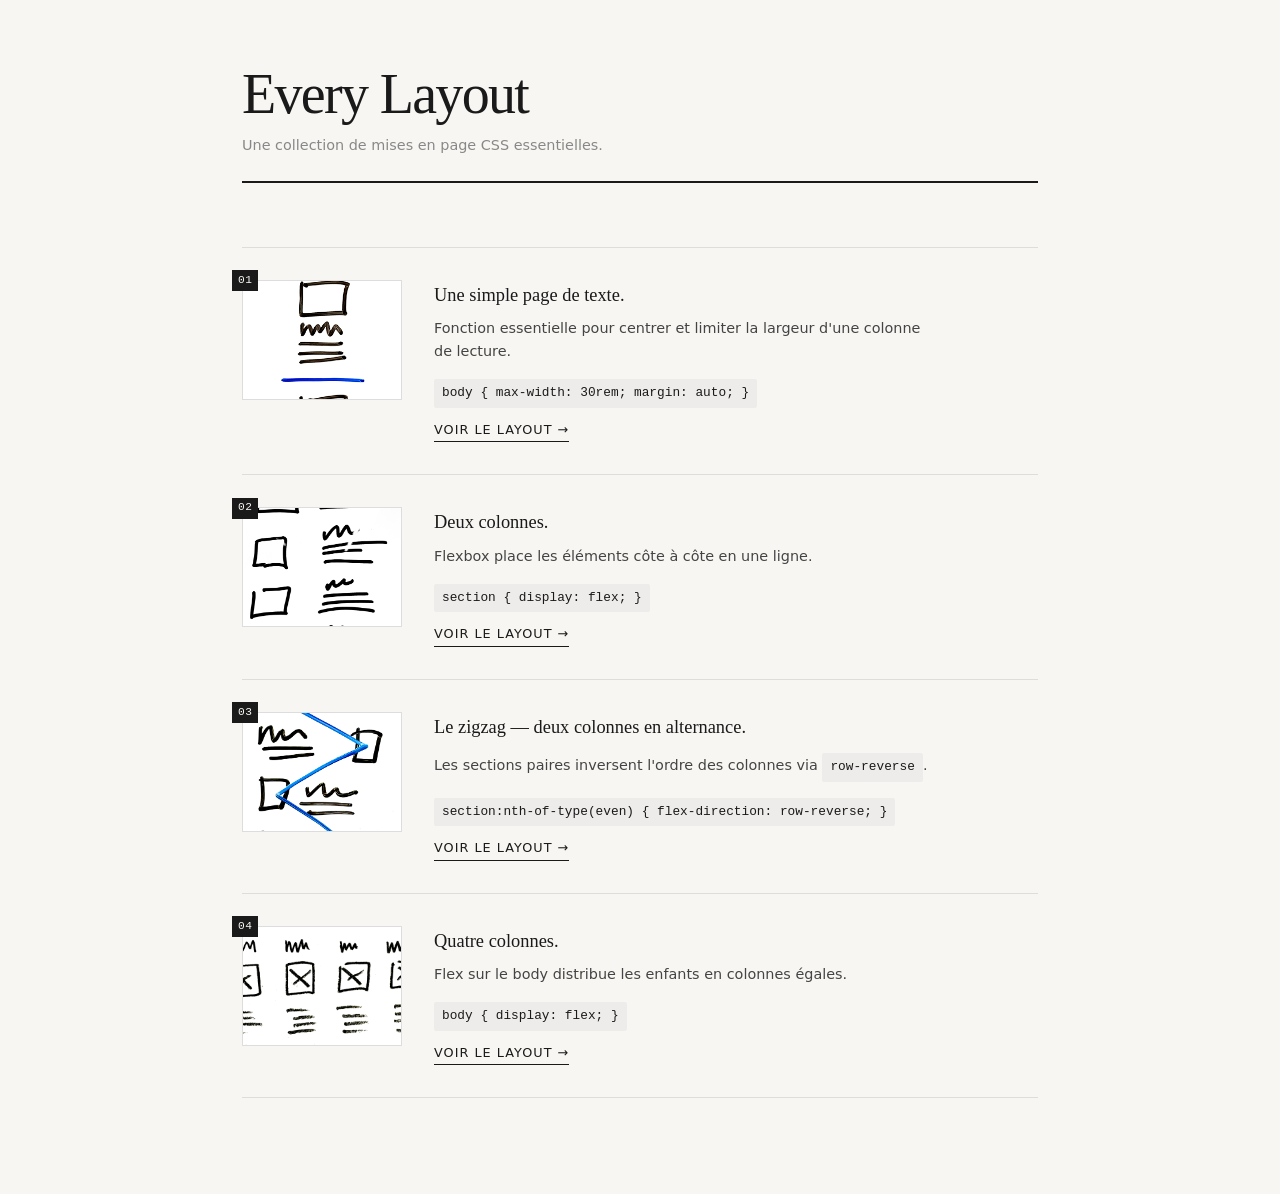
<file: index.html>
<!DOCTYPE html>
<html lang="fr">
<head>
  <meta charset="UTF-8">
  <meta name="viewport" content="width=device-width, initial-scale=1.0">
  <title>Every Layout</title>
  <style>
    *, *::before, *::after { box-sizing: border-box; margin: 0; padding: 0; }

    :root {
      --bg: #f7f6f3;
      --ink: #1a1a1a;
      --muted: #888;
      --border: #ddd;
      --accent: #1a1a1a;
      --code-bg: #eeecea;
      --font-display: 'Georgia', serif;
      --font-body: system-ui, sans-serif;
      --font-mono: 'Courier New', monospace;
    }

    body {
      background: var(--bg);
      color: var(--ink);
      font-family: var(--font-body);
      font-size: 1rem;
      line-height: 1.6;
      max-width: 860px;
      margin: 0 auto;
      padding: 4rem 2rem 6rem;
    }

    /* ── En-tête ── */
    header {
      margin-bottom: 4rem;
      border-bottom: 2px solid var(--ink);
      padding-bottom: 1.5rem;
    }

    header h1 {
      font-family: var(--font-display);
      font-size: clamp(2rem, 6vw, 3.5rem);
      font-weight: 400;
      letter-spacing: -0.03em;
      line-height: 1.1;
    }

    header p {
      margin-top: 0.5rem;
      color: var(--muted);
      font-size: 0.9rem;
    }

    /* ── Compteur global ── */
    ol { list-style: none; counter-reset: layout-counter; }

    /* ── Carte layout ── */
    li {
      counter-increment: layout-counter;
      display: grid;
      grid-template-columns: 10rem 1fr;
      gap: 2rem;
      align-items: start;
      padding: 2rem 0;
      border-top: 1px solid var(--border);
    }

    li:last-child { border-bottom: 1px solid var(--border); }

    /* ── Vignette ── */
    .vignette {
      position: relative;
    }

    .vignette a {
      display: block;
      aspect-ratio: 4/3;
      overflow: hidden;
      border: 1px solid var(--border);
    }

    .vignette a img {
      width: 100%;
      height: 100%;
      object-fit: cover;
      display: block;
      transition: opacity 0.2s;
    }

    .vignette a:hover img { opacity: 0.75; }

    .vignette::before {
      content: counter(layout-counter, decimal-leading-zero);
      position: absolute;
      top: -0.6rem;
      left: -0.6rem;
      font-size: 0.7rem;
      font-family: var(--font-mono);
      background: var(--ink);
      color: var(--bg);
      padding: 0.1rem 0.35rem;
      letter-spacing: 0.05em;
      z-index: 1;
    }

    /* ── Description ── */
    .description { padding-top: 0.25rem; }

    .description h3 {
      font-family: var(--font-display);
      font-size: 1.15rem;
      font-weight: 400;
      margin-bottom: 0.6rem;
      line-height: 1.3;
    }

    .description p {
      font-size: 0.9rem;
      color: #444;
      max-width: 55ch;
      margin-bottom: 0.75rem;
    }

    code {
      display: inline-block;
      background: var(--code-bg);
      font-family: var(--font-mono);
      font-size: 0.8rem;
      padding: 0.25rem 0.5rem;
      border-radius: 2px;
      color: var(--ink);
      margin-top: 0.25rem;
    }

    .description a {
      display: inline-block;
      margin-top: 0.75rem;
      font-size: 0.8rem;
      letter-spacing: 0.08em;
      text-transform: uppercase;
      color: var(--ink);
      text-decoration: none;
      border-bottom: 1px solid var(--ink);
      padding-bottom: 1px;
      transition: opacity 0.2s;
    }

    .description a:hover { opacity: 0.5; }

    /* ── Responsive ── */
    @media (max-width: 560px) {
      li { grid-template-columns: 1fr; gap: 1rem; }
      .vignette a { max-width: 100%; }
    }

    @media (prefers-reduced-motion: reduce) {
      .vignette a img, .description a { transition: none; }
    }
  </style>
</head>
<body>

  <header>
    <h1>Every Layout</h1>
    <p>Une collection de mises en page CSS essentielles.</p>
  </header>

  <ol>

    <li>
      <div class="vignette">
        <a href="layout-01-simple.html">
          <img src="vignettes/layout-01-simple.png" alt="Aperçu layout page simple">
        </a>
      </div>
      <div class="description">
        <h3>Une simple page de texte.</h3>
        <p>Fonction essentielle pour centrer et limiter la largeur d'une colonne de lecture.</p>
        <code>body { max-width: 30rem; margin: auto; }</code>
        <br>
        <a href="layout-01-simple.html">Voir le layout →</a>
      </div>
    </li>

    <li>
      <div class="vignette">
        <a href="layout-02-colonnes.html">
          <img src="vignettes/layout-02-colonnes.png" alt="Aperçu layout deux colonnes">
        </a>
      </div>
      <div class="description">
        <h3>Deux colonnes.</h3>
        <p>Flexbox place les éléments côte à côte en une ligne.</p>
        <code>section { display: flex; }</code>
        <br>
        <a href="layout-02-colonnes.html">Voir le layout →</a>
      </div>
    </li>

    <li>
      <div class="vignette">
        <a href="layout-03-zigzag.html">
          <img src="vignettes/layout-03-zigzag.png" alt="Aperçu layout zigzag">
        </a>
      </div>
      <div class="description">
        <h3>Le zigzag — deux colonnes en alternance.</h3>
        <p>Les sections paires inversent l'ordre des colonnes via <code>row-reverse</code>.</p>
        <code>section:nth-of-type(even) { flex-direction: row-reverse; }</code>
        <br>
        <a href="layout-03-zigzag.html">Voir le layout →</a>
      </div>
    </li>

    <li>
      <div class="vignette">
        <a href="layout-04-quatre.html">
          <img src="vignettes/layout-04-quatre-colonnes.png" alt="Aperçu layout quatre colonnes">
        </a>
      </div>
      <div class="description">
        <h3>Quatre colonnes.</h3>
        <p>Flex sur le body distribue les enfants en colonnes égales.</p>
        <code>body { display: flex; }</code>
        <br>
        <a href="layout-04-quatre.html">Voir le layout →</a>
      </div>
    </li>

  </ol>

</body>
</html>
</file>
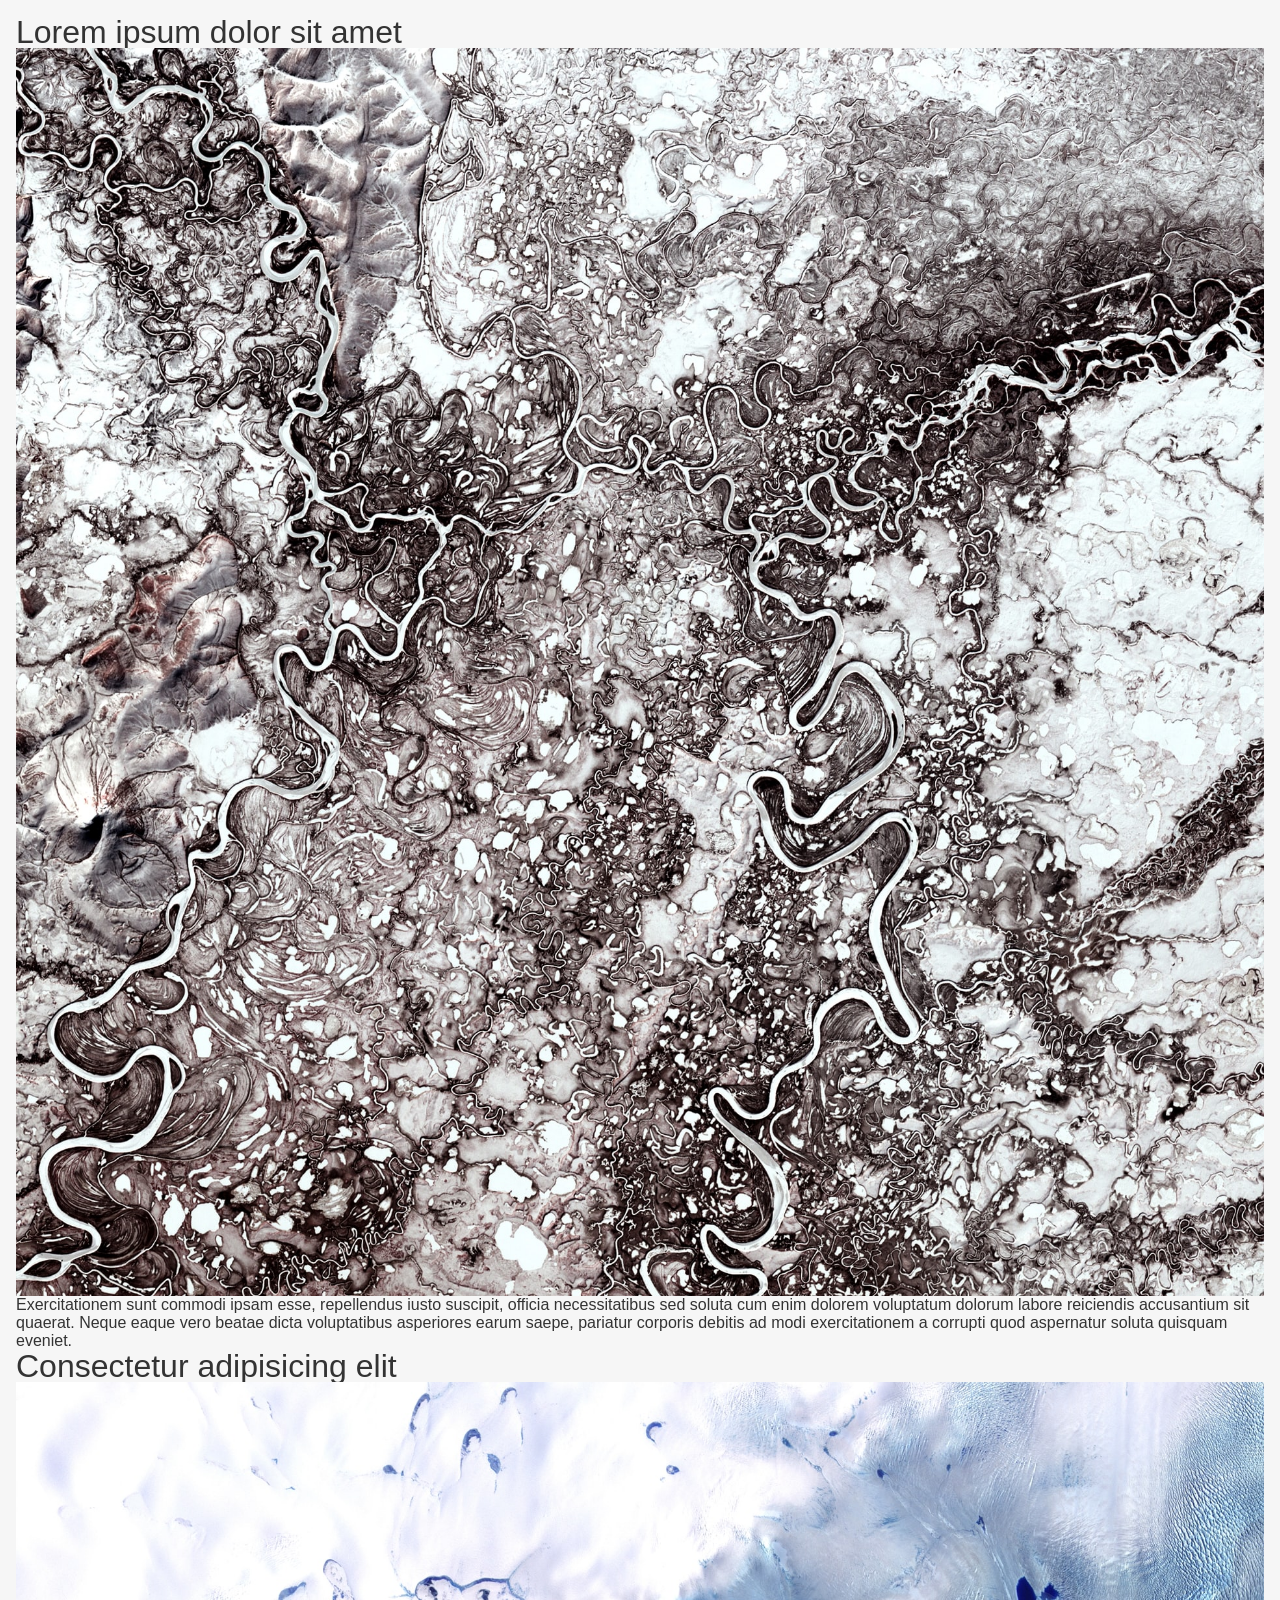
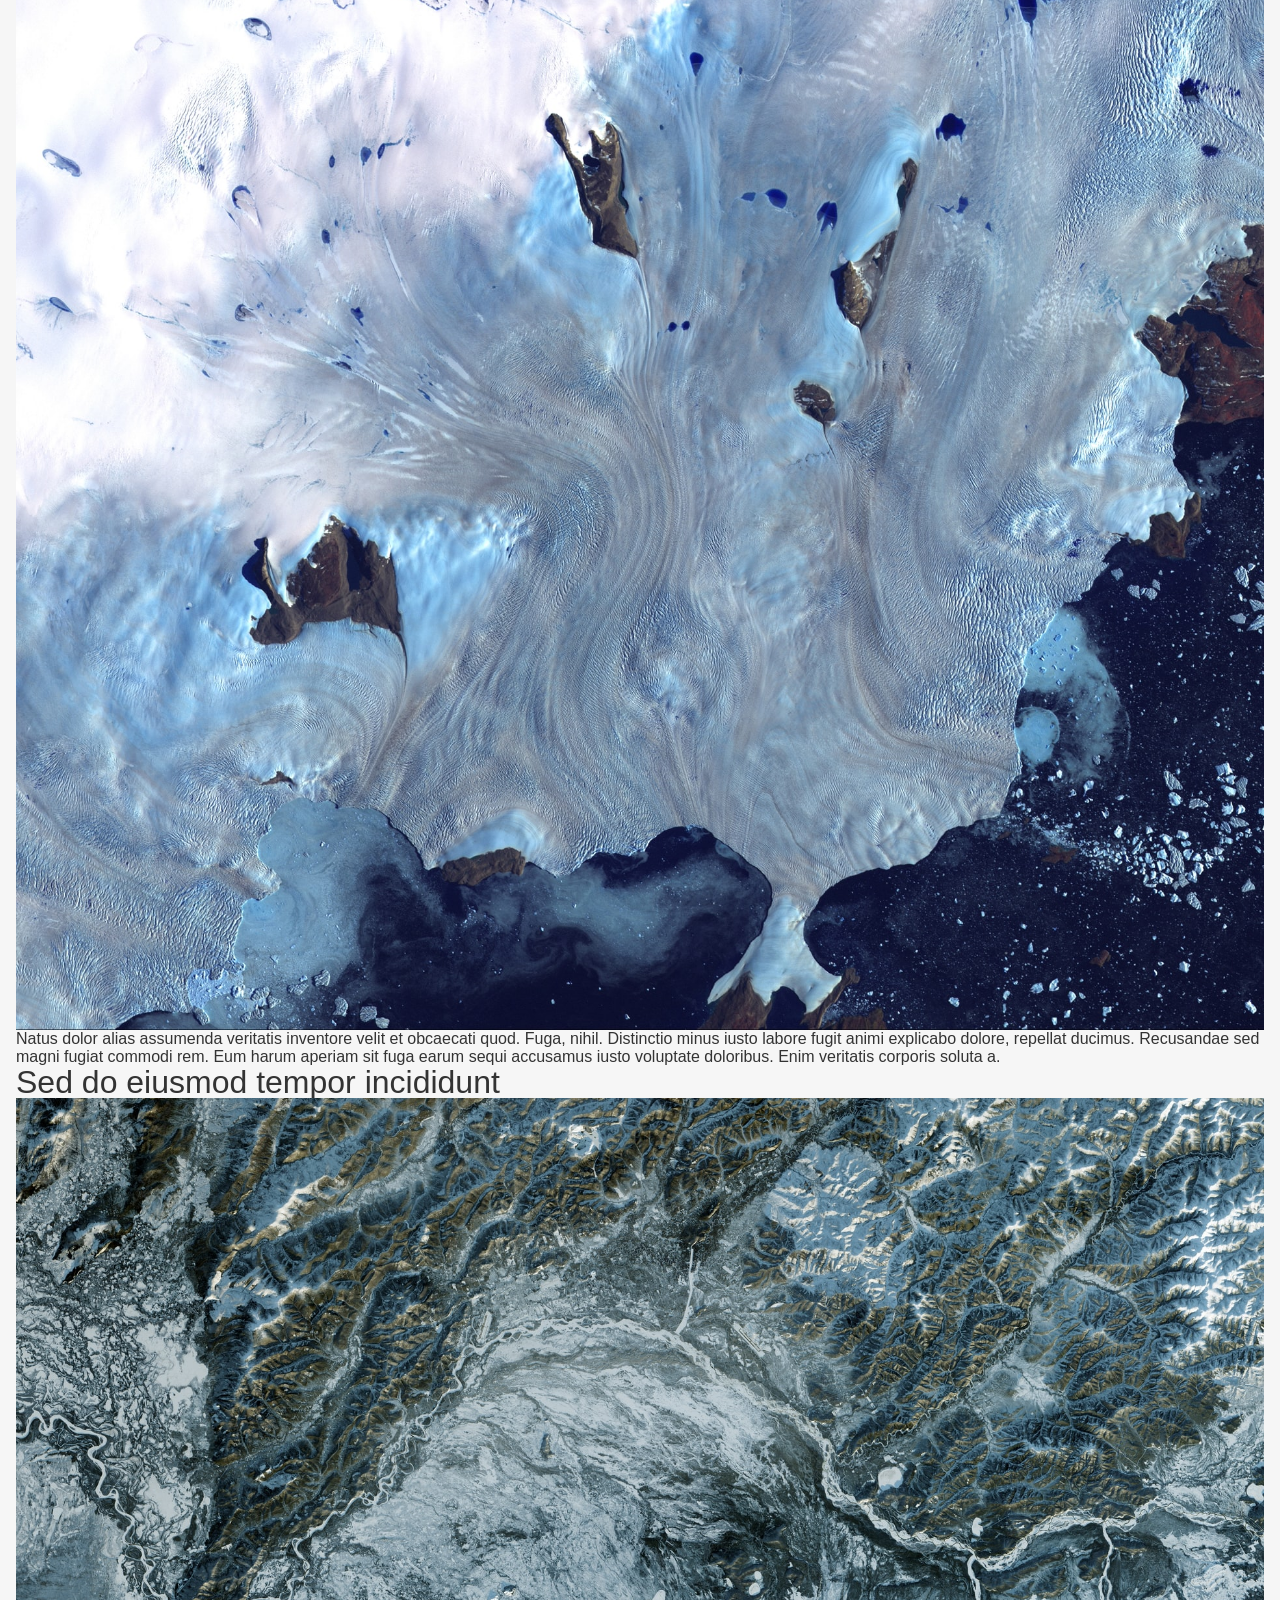
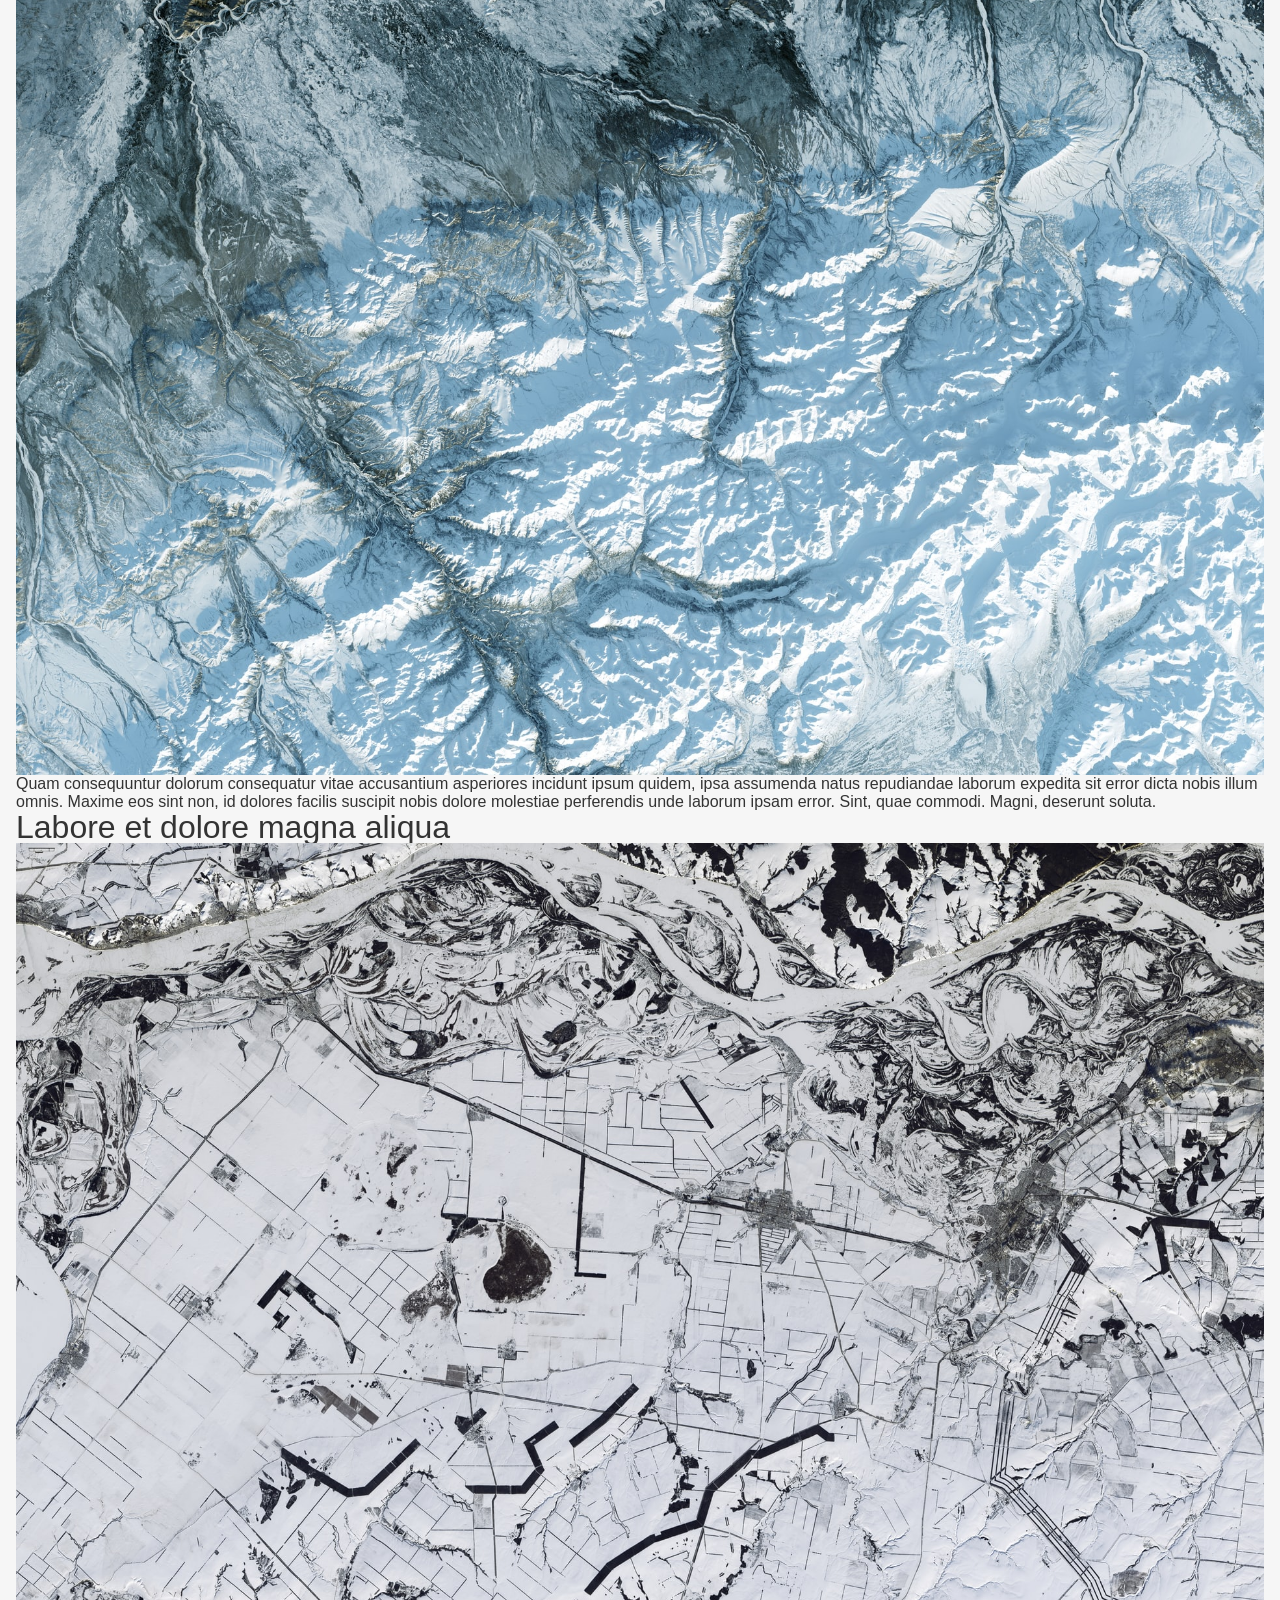
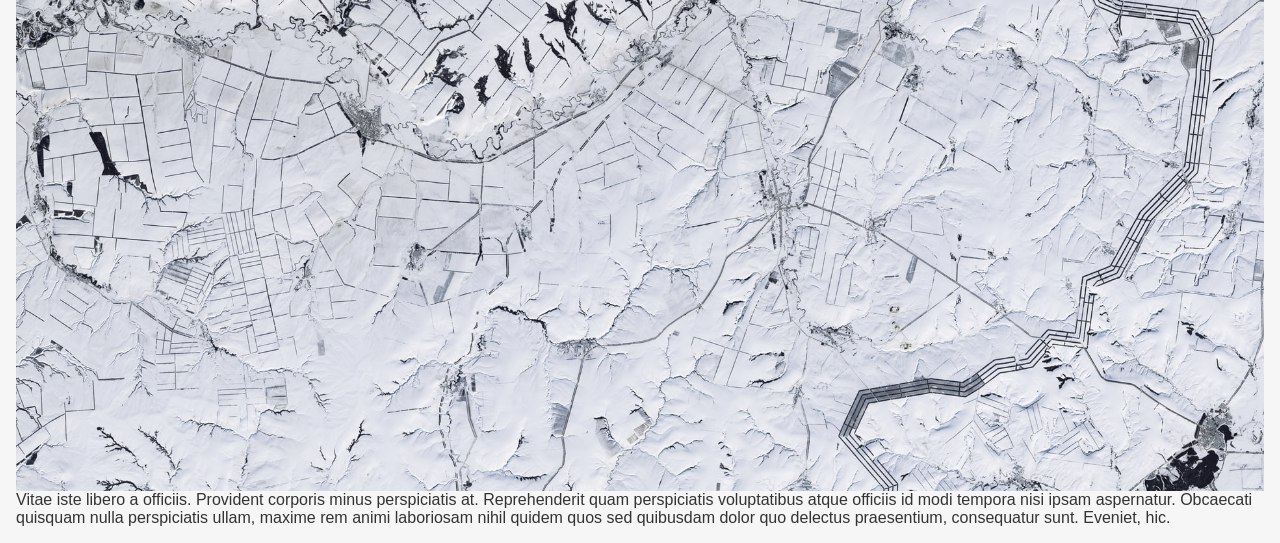
<file: _template.html>
<!DOCTYPE html>
<html lang="en" dir="ltr">
	<head>
		<meta charset="utf-8">
		<meta name="viewport" content="width=device-width, initial-scale=1.0">
		<title>template / example</title>

		<link rel="stylesheet" href="rsrc/style.css"> <!-- design, thème général -->
		<style media="screen">

			/* Fonction essentielle */

			

				/* moteur essentielle de mise en page de cette variation */
				
				/*
					description du fonctionnement CSS et HTML de cette mise en page.
					options ou paramètres supplémentaires.
					références vers la documentation.
				*/


			/*	-	-	-	-	-	-	-	-	-	-	-	-	-	-		-	-	-	-*/


			/* Style visuel et autres détails */

			

				/* habillage visuel et autres détails accessoires pour cette variation */

		</style>

	</head>
	<body>


			<h3>Lorem ipsum dolor sit amet</h3>
			<img src="rsrc/img1.jpg">
			<p>Exercitationem sunt commodi ipsam esse, repellendus iusto suscipit, officia necessitatibus sed soluta cum enim dolorem voluptatum dolorum labore reiciendis accusantium sit quaerat. Neque eaque vero beatae dicta voluptatibus asperiores earum saepe, pariatur corporis debitis ad modi exercitationem a corrupti quod aspernatur soluta quisquam eveniet.</p>


			<h3>Consectetur adipisicing elit</h3>
			<img src="rsrc/img2.jpg">
			<p>Natus dolor alias assumenda veritatis inventore velit et obcaecati quod. Fuga, nihil. Distinctio minus iusto labore fugit animi explicabo dolore, repellat ducimus. Recusandae sed magni fugiat commodi rem. Eum harum aperiam sit fuga earum sequi accusamus iusto voluptate doloribus. Enim veritatis corporis soluta a.</p>


			<h3>Sed do eiusmod tempor incididunt</h3>
			<img src="rsrc/img3.jpg">
			<p>Quam consequuntur dolorum consequatur vitae accusantium asperiores incidunt ipsum quidem, ipsa assumenda natus repudiandae laborum expedita sit error dicta nobis illum omnis. Maxime eos sint non, id dolores facilis suscipit nobis dolore molestiae perferendis unde laborum ipsam error. Sint, quae commodi. Magni, deserunt soluta.</p>


			<h3>Labore et dolore magna aliqua</h3>
			<img src="rsrc/img4.jpg">
			<p>Vitae iste libero a officiis. Provident corporis minus perspiciatis at. Reprehenderit quam perspiciatis voluptatibus atque officiis id modi tempora nisi ipsam aspernatur. Obcaecati quisquam nulla perspiciatis ullam, maxime rem animi laboriosam nihil quidem quos sed quibusdam dolor quo delectus praesentium, consequatur sunt. Eveniet, hic.</p>


	</body>
</html>
</file>
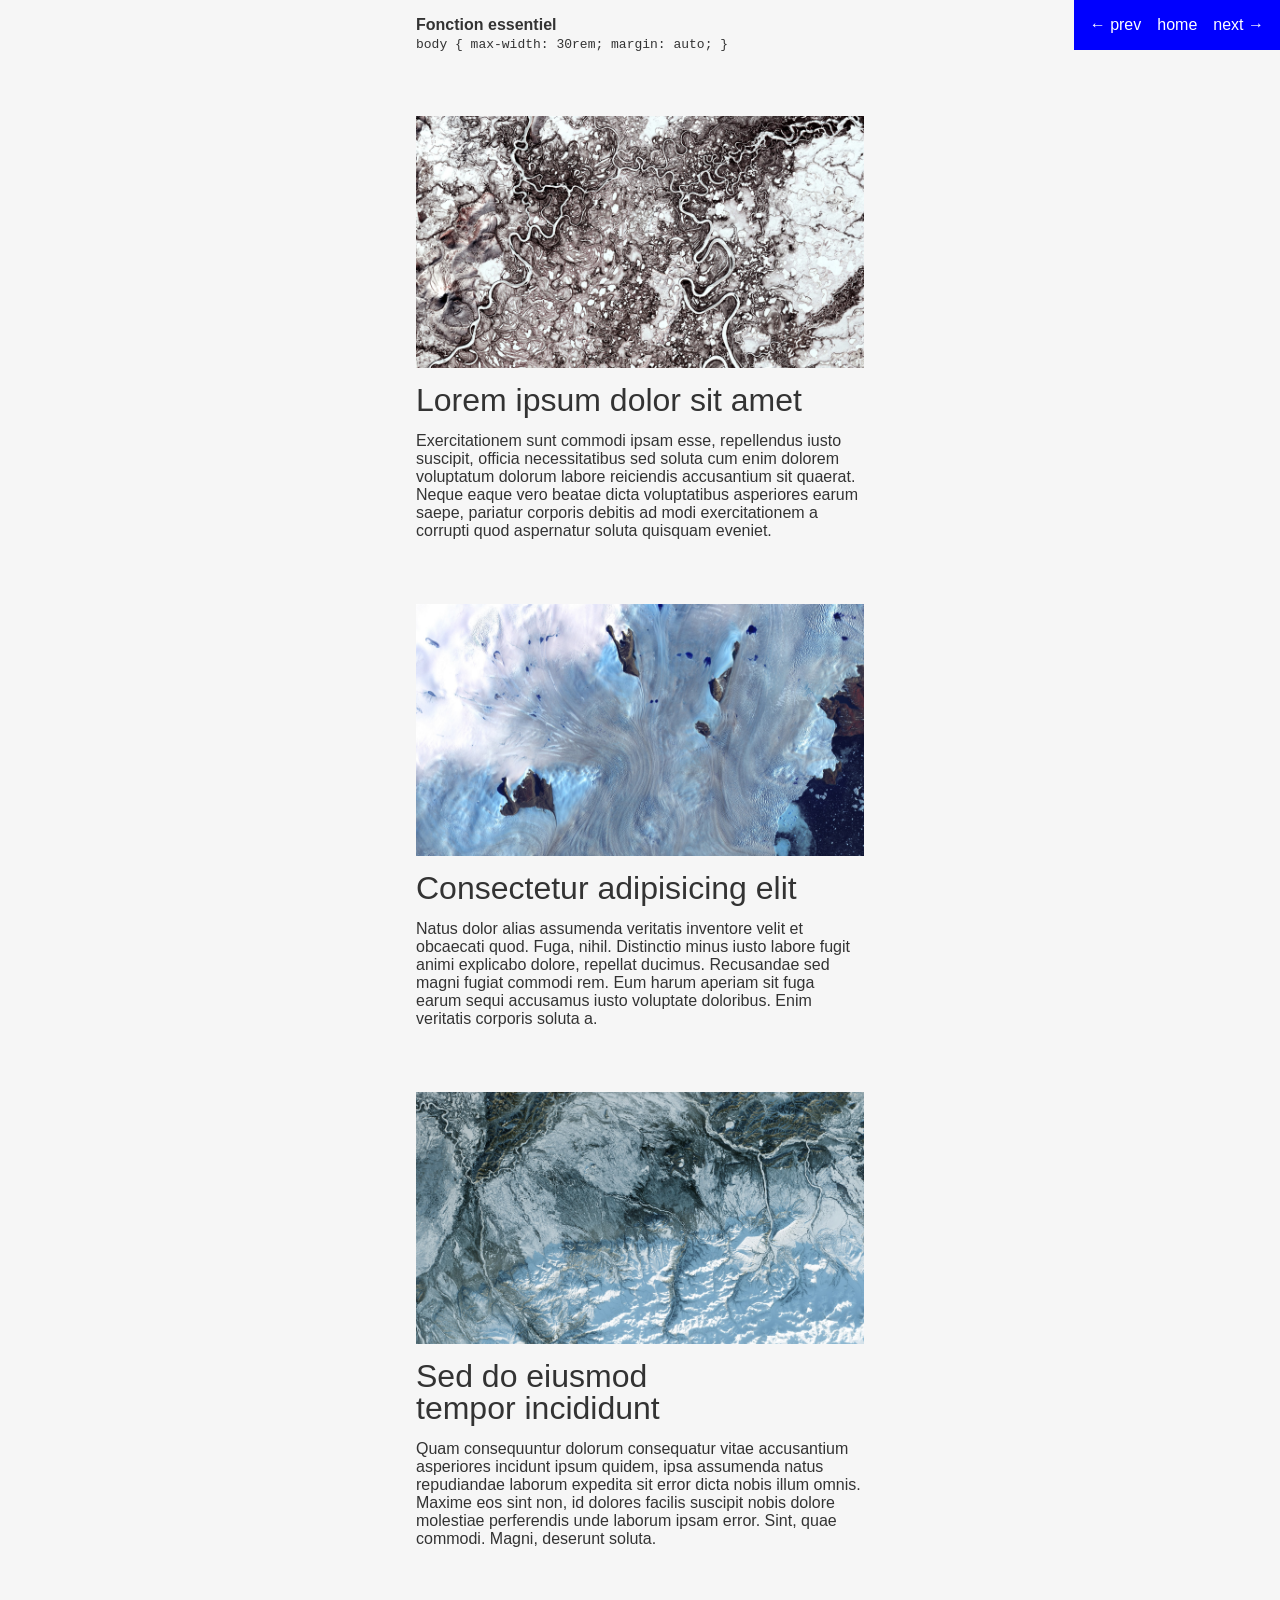
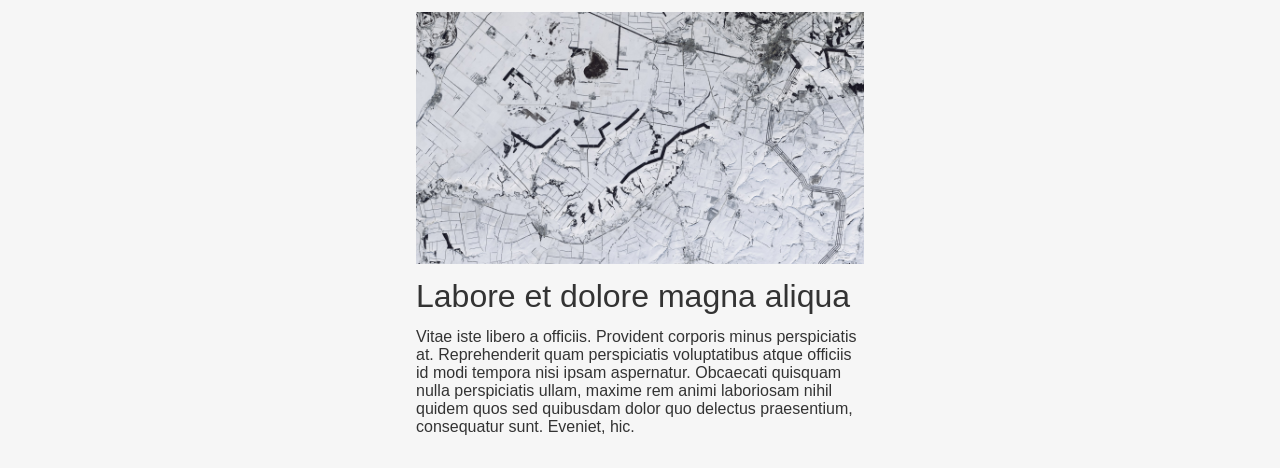
<file: layout-01-simple.html>
<!DOCTYPE html>
<html lang="en" dir="ltr">
	<head>
		<meta charset="utf-8">
		<meta name="viewport" content="width=device-width, initial-scale=1.0">
		<title>simple</title>

		<link rel="stylesheet" href="rsrc/style.css"> <!-- design, thème général -->
		<style media="screen">

			/* Fonction essentielle */
			body { max-width: 30rem; margin: auto; }

			/*	-	-	-	-	-	-	-	-	-	-	-	-	-	-		-	-	-	-*/


			/* Style visuel et autres détails */

			img { aspect-ratio: 16/9; }
			
			img, h3, p { margin-bottom: 1rem; }

			img { margin-top: 4rem; }

			h3 { text-wrap: balance; }

		</style>

	</head>
	<body>

			<div>
				<h4>Fonction essentiel</h4>
				<code> body { max-width: 30rem; margin: auto; } </code>
			</div>
		
			<img src="rsrc/img1.jpg">
			<h3>Lorem ipsum dolor sit amet</h3>
			<p>Exercitationem sunt commodi ipsam esse, repellendus iusto suscipit, officia necessitatibus sed soluta cum enim dolorem voluptatum dolorum labore reiciendis accusantium sit quaerat. Neque eaque vero beatae dicta voluptatibus asperiores earum saepe, pariatur corporis debitis ad modi exercitationem a corrupti quod aspernatur soluta quisquam eveniet.</p>

			<img src="rsrc/img2.jpg">
			<h3>Consectetur adipisicing elit</h3>
			<p>Natus dolor alias assumenda veritatis inventore velit et obcaecati quod. Fuga, nihil. Distinctio minus iusto labore fugit animi explicabo dolore, repellat ducimus. Recusandae sed magni fugiat commodi rem. Eum harum aperiam sit fuga earum sequi accusamus iusto voluptate doloribus. Enim veritatis corporis soluta a.</p>

			<img src="rsrc/img3.jpg">
			<h3>Sed do eiusmod tempor incididunt</h3>
			<p>Quam consequuntur dolorum consequatur vitae accusantium asperiores incidunt ipsum quidem, ipsa assumenda natus repudiandae laborum expedita sit error dicta nobis illum omnis. Maxime eos sint non, id dolores facilis suscipit nobis dolore molestiae perferendis unde laborum ipsam error. Sint, quae commodi. Magni, deserunt soluta.</p>

			<img src="rsrc/img4.jpg">
			<h3>Labore et dolore magna aliqua</h3>
			<p>Vitae iste libero a officiis. Provident corporis minus perspiciatis at. Reprehenderit quam perspiciatis voluptatibus atque officiis id modi tempora nisi ipsam aspernatur. Obcaecati quisquam nulla perspiciatis ullam, maxime rem animi laboriosam nihil quidem quos sed quibusdam dolor quo delectus praesentium, consequatur sunt. Eveniet, hic.</p>

			<nav id="siteNav">
				<a href="index.html">prev</a>
				<a href="index.html">home</a>
				<a href="layout-02-colonnes.html">next</a>
			</nav>
	</body>
</html>
</file>
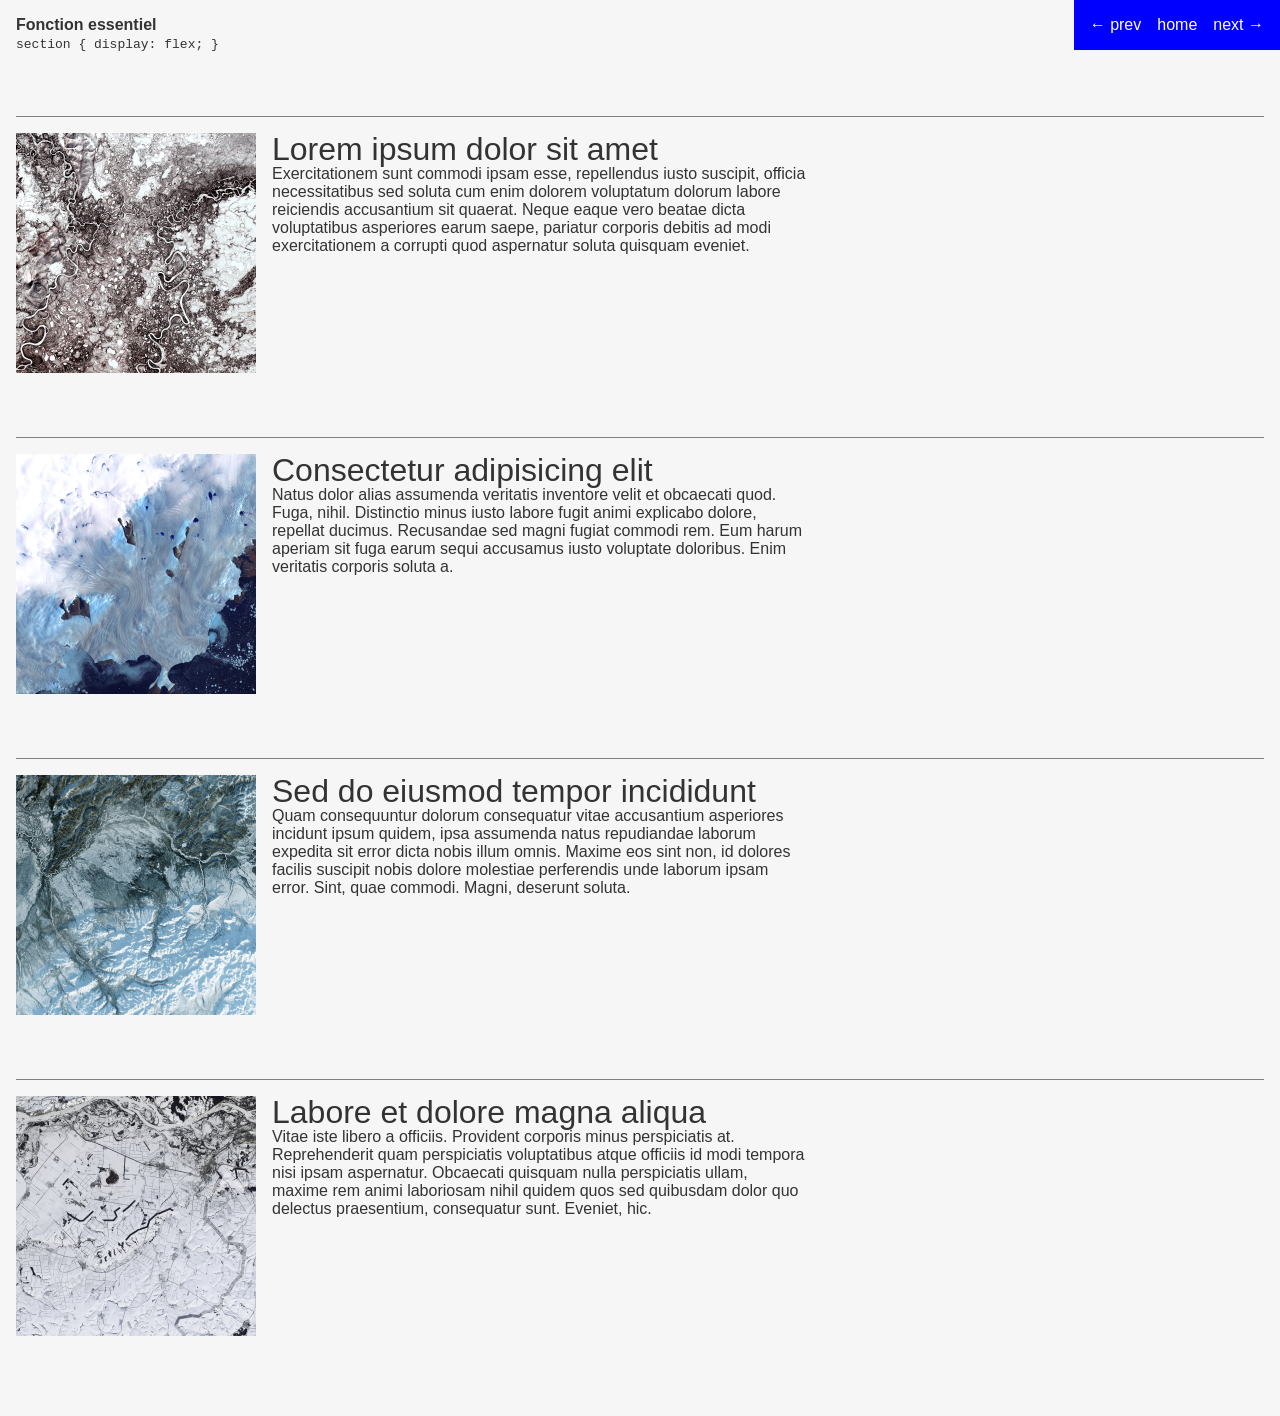
<file: layout-02-colonnes.html>
<!DOCTYPE html>
<html lang="en" dir="ltr">
	<head>
		<meta charset="utf-8">
		<meta name="viewport" content="width=device-width, initial-scale=1.0">
		<title>02 colonnes</title>

		<link rel="stylesheet" href="rsrc/style.css"> <!-- design, thème général -->
		<style media="screen">

			/* Fonction essentielle */
			section{ display: flex; }

			/*	-	-	-	-	-	-	-	-	-	-	-	-	-	-		-	-	-	-*/


			/* bling */
			
			section {
				/* display: flex; */
				align-items: flex-start;
				gap: 1rem;
				margin: 4rem 0;
				border-top: 1px solid grey;
				padding-top: 1rem;
			}

			p { max-width: 60ch; }

			.vignette{
				/* width: 15em; */
				/* parce que on utilsie un system flex, le largeur ne marche pas, on regle avec flex… */
				flex: 0 0 15rem;
				aspect-ratio: 1/1;
			}
			.vignette img{
				width: 100%;
				height: 100%;
				object-fit: cover;
			}

		</style>
	</head>
	<body>
		<div>
			<h4>Fonction essentiel</h4>
			<code> section { display: flex; } </code>
		</div>
	
		<section>
			<div class="vignette">
				<img src="rsrc/img1.jpg">
			</div>
			<div class="decription">
				<h3>Lorem ipsum dolor sit amet</h3>
				<p>Exercitationem sunt commodi ipsam esse, repellendus iusto suscipit, officia necessitatibus sed soluta cum enim dolorem voluptatum dolorum labore reiciendis accusantium sit quaerat. Neque eaque vero beatae dicta voluptatibus asperiores earum saepe, pariatur corporis debitis ad modi exercitationem a corrupti quod aspernatur soluta quisquam eveniet.</p>
			</div>
		</section>

		<section>
			<div class="vignette">
				<img src="rsrc/img2.jpg">
			</div>
			<div class="decription">
				<h3>Consectetur adipisicing elit</h3>
				<p>Natus dolor alias assumenda veritatis inventore velit et obcaecati quod. Fuga, nihil. Distinctio minus iusto labore fugit animi explicabo dolore, repellat ducimus. Recusandae sed magni fugiat commodi rem. Eum harum aperiam sit fuga earum sequi accusamus iusto voluptate doloribus. Enim veritatis corporis soluta a.</p>
			</div>
		</section>

		<section>
			<div class="vignette">
				<img src="rsrc/img3.jpg">
			</div>
			<div class="decription">
				<h3>Sed do eiusmod tempor incididunt</h3>
				<p>Quam consequuntur dolorum consequatur vitae accusantium asperiores incidunt ipsum quidem, ipsa assumenda natus repudiandae laborum expedita sit error dicta nobis illum omnis. Maxime eos sint non, id dolores facilis suscipit nobis dolore molestiae perferendis unde laborum ipsam error. Sint, quae commodi. Magni, deserunt soluta.</p>
			</div>
		</section>

		<section>
			<div class="vignette">
				<img src="rsrc/img4.jpg">
			</div>
			<div class="decription">
				<h3>Labore et dolore magna aliqua</h3>
				<p>Vitae iste libero a officiis. Provident corporis minus perspiciatis at. Reprehenderit quam perspiciatis voluptatibus atque officiis id modi tempora nisi ipsam aspernatur. Obcaecati quisquam nulla perspiciatis ullam, maxime rem animi laboriosam nihil quidem quos sed quibusdam dolor quo delectus praesentium, consequatur sunt. Eveniet, hic.</p>
			</div>
		</section>


		<nav id="siteNav">
			<a href="layout-01-simple.html">prev</a>
			<a href="index.html">home</a>
			<a href="layout-03-zigzag.html">next</a>
		</nav>

	</body>
</html>
</file>
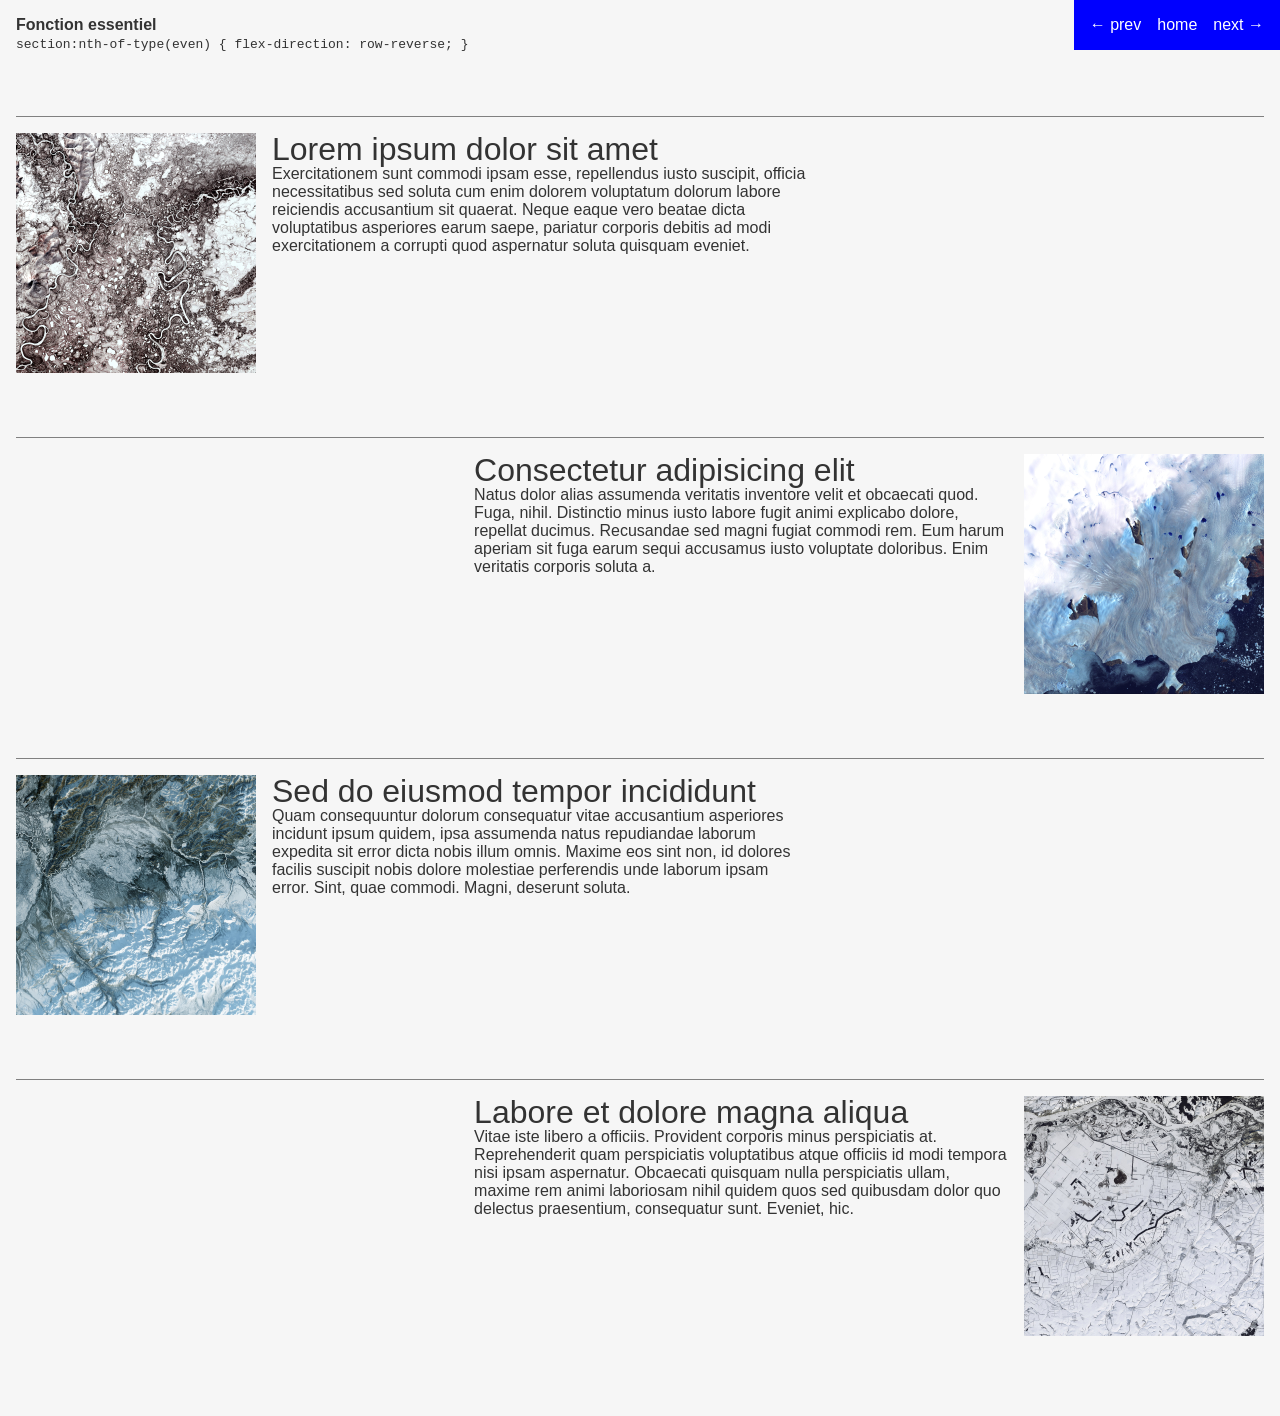
<file: layout-03-ZIGZAG.html>
<!DOCTYPE html>
<html lang="en" dir="ltr">
	<head>
		<meta charset="utf-8">
		<meta name="viewport" content="width=device-width, initial-scale=1.0">
		<title>03 zigzag</title>

		<link rel="stylesheet" href="rsrc/style.css"> <!-- design, thème général -->
		<style media="screen">

			/* Fonction essentielle */
			section:nth-of-type(even) { flex-direction: row-reverse; }

			/*	-	-	-	-	-	-	-	-	-	-	-	-	-	-		-	-	-	-*/


			/* bling */
			
			section {
				display: flex;
				align-items: flex-start;
				gap: 1rem;
				margin: 4rem 0;
				border-top: 1px solid grey;
				padding-top: 1rem;
			}


			p { max-width: 60ch; }

			.vignette{
				/* width: 15em; */
				/* parce que on utilsie un system flex, le largeur ne marche pas, on regle avec flex… */
				flex: 0 0 15rem;
				aspect-ratio: 1/1;
			}
			.vignette img{
				width: 100%;
				height: 100%;
				object-fit: cover;
			}

		</style>
	</head>
	<body>
		<div>
			<h4>Fonction essentiel</h4>
			<code> section:nth-of-type(even) { flex-direction: row-reverse; } </code>
		</div>
	
		<section>
			<div class="vignette">
				<img src="rsrc/img1.jpg">
			</div>
			<div class="decription">
				<h3>Lorem ipsum dolor sit amet</h3>
				<p>Exercitationem sunt commodi ipsam esse, repellendus iusto suscipit, officia necessitatibus sed soluta cum enim dolorem voluptatum dolorum labore reiciendis accusantium sit quaerat. Neque eaque vero beatae dicta voluptatibus asperiores earum saepe, pariatur corporis debitis ad modi exercitationem a corrupti quod aspernatur soluta quisquam eveniet.</p>
			</div>
		</section>

		<section>
			<div class="vignette">
				<img src="rsrc/img2.jpg">
			</div>
			<div class="decription">
				<h3>Consectetur adipisicing elit</h3>
				<p>Natus dolor alias assumenda veritatis inventore velit et obcaecati quod. Fuga, nihil. Distinctio minus iusto labore fugit animi explicabo dolore, repellat ducimus. Recusandae sed magni fugiat commodi rem. Eum harum aperiam sit fuga earum sequi accusamus iusto voluptate doloribus. Enim veritatis corporis soluta a.</p>
			</div>
		</section>

		<section>
			<div class="vignette">
				<img src="rsrc/img3.jpg">
			</div>
			<div class="decription">
				<h3>Sed do eiusmod tempor incididunt</h3>
				<p>Quam consequuntur dolorum consequatur vitae accusantium asperiores incidunt ipsum quidem, ipsa assumenda natus repudiandae laborum expedita sit error dicta nobis illum omnis. Maxime eos sint non, id dolores facilis suscipit nobis dolore molestiae perferendis unde laborum ipsam error. Sint, quae commodi. Magni, deserunt soluta.</p>
			</div>
		</section>

		<section>
			<div class="vignette">
				<img src="rsrc/img4.jpg">
			</div>
			<div class="decription">
				<h3>Labore et dolore magna aliqua</h3>
				<p>Vitae iste libero a officiis. Provident corporis minus perspiciatis at. Reprehenderit quam perspiciatis voluptatibus atque officiis id modi tempora nisi ipsam aspernatur. Obcaecati quisquam nulla perspiciatis ullam, maxime rem animi laboriosam nihil quidem quos sed quibusdam dolor quo delectus praesentium, consequatur sunt. Eveniet, hic.</p>
			</div>
		</section>

		<nav id="siteNav">
			<a href="layout-02-colonnes.html">prev</a>
			<a href="index.html">home</a>
			<a href="layout-04-quatre.html">next</a>
		</nav>
	</body>
</html>
</file>
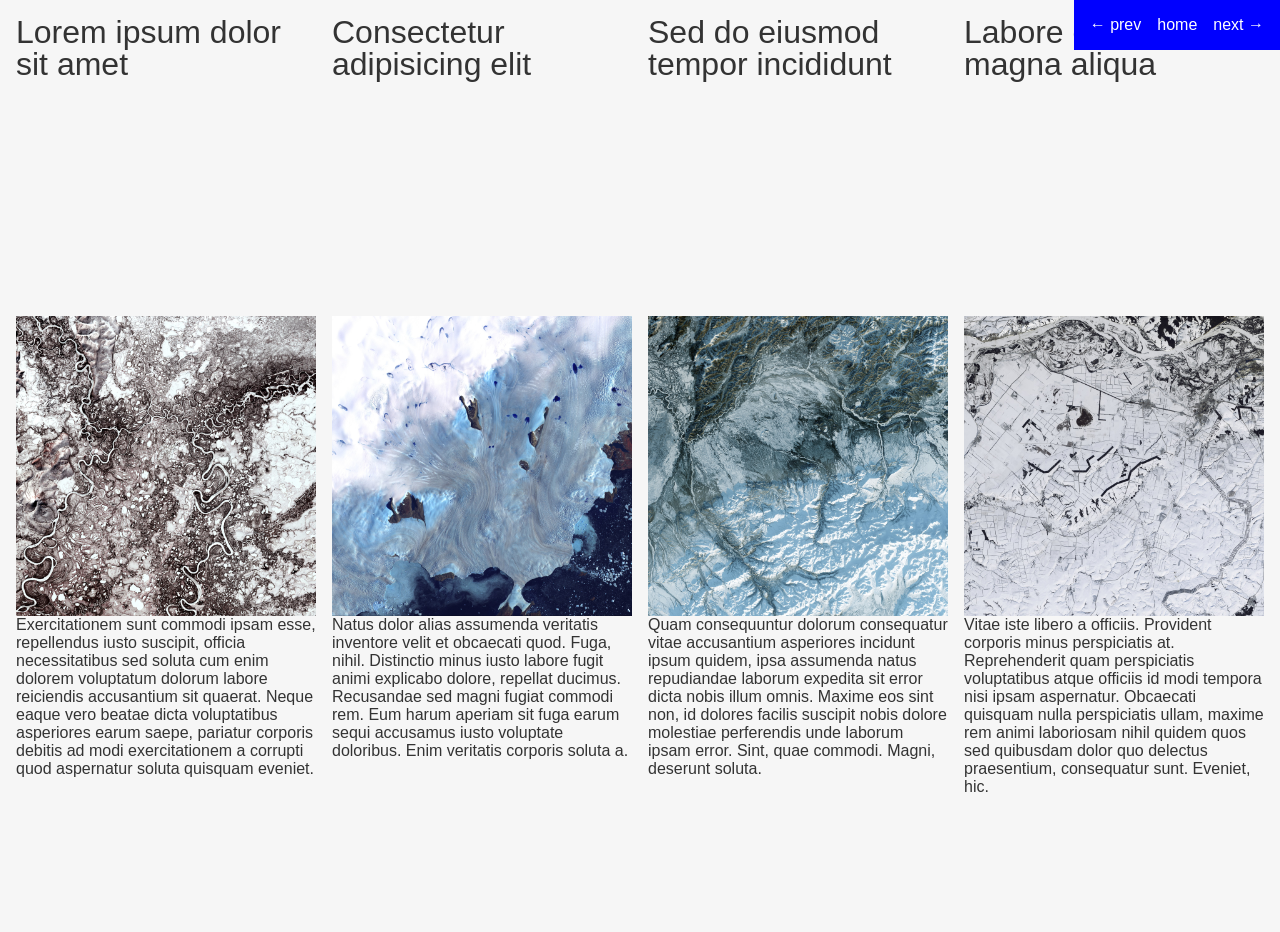
<file: layout-04-quatre.html>
<!DOCTYPE html>
<html lang="en" dir="ltr">
	<head>
		<meta charset="utf-8">
		<meta name="viewport" content="width=device-width, initial-scale=1.0">
		<title>template / example</title>

		<link rel="stylesheet" href="rsrc/style.css"> <!-- design, thème général -->
		<style media="screen">

			/* Fonction essentielle */

			body { display: flex; }

			/*	-	-	-	-	-	-	-	-	-	-	-	-	-	-		-	-	-	-*/


			/* Style visuel et autres détails */

			body {
				gap: 1rem; 
			}
			section {
				flex: 1; 
			}

			h3, img, p {
				aspect-ratio: 1;
			}

			/* version mobile */
			@media (max-width: 640px){
				body { flex-direction: column; }
			}
			
		</style>

	</head>
	<body>

		<section>
			<h3>Lorem ipsum dolor sit amet</h3>
			<img src="rsrc/img1.jpg">
			<p>Exercitationem sunt commodi ipsam esse, repellendus iusto suscipit, officia necessitatibus sed soluta cum enim dolorem voluptatum dolorum labore reiciendis accusantium sit quaerat. Neque eaque vero beatae dicta voluptatibus asperiores earum saepe, pariatur corporis debitis ad modi exercitationem a corrupti quod aspernatur soluta quisquam eveniet.</p>
		</section>

		<section>
			<h3>Consectetur adipisicing elit</h3>
			<img src="rsrc/img2.jpg">
			<p>Natus dolor alias assumenda veritatis inventore velit et obcaecati quod. Fuga, nihil. Distinctio minus iusto labore fugit animi explicabo dolore, repellat ducimus. Recusandae sed magni fugiat commodi rem. Eum harum aperiam sit fuga earum sequi accusamus iusto voluptate doloribus. Enim veritatis corporis soluta a.</p>
		</section>

		<section>
			<h3>Sed do eiusmod tempor incididunt</h3>
			<img src="rsrc/img3.jpg">
			<p>Quam consequuntur dolorum consequatur vitae accusantium asperiores incidunt ipsum quidem, ipsa assumenda natus repudiandae laborum expedita sit error dicta nobis illum omnis. Maxime eos sint non, id dolores facilis suscipit nobis dolore molestiae perferendis unde laborum ipsam error. Sint, quae commodi. Magni, deserunt soluta.</p>
		</section>

		<section>
			<h3>Labore et dolore magna aliqua</h3>
			<img src="rsrc/img4.jpg">
			<p>Vitae iste libero a officiis. Provident corporis minus perspiciatis at. Reprehenderit quam perspiciatis voluptatibus atque officiis id modi tempora nisi ipsam aspernatur. Obcaecati quisquam nulla perspiciatis ullam, maxime rem animi laboriosam nihil quidem quos sed quibusdam dolor quo delectus praesentium, consequatur sunt. Eveniet, hic.</p>
		</section>

		<nav id="siteNav">
			<a href="layout-03-zigzag.html">prev</a>
			<a href="index.html">home</a>
			<a href="layout…">next</a>
		</nav>

	</body>
</html>
</file>
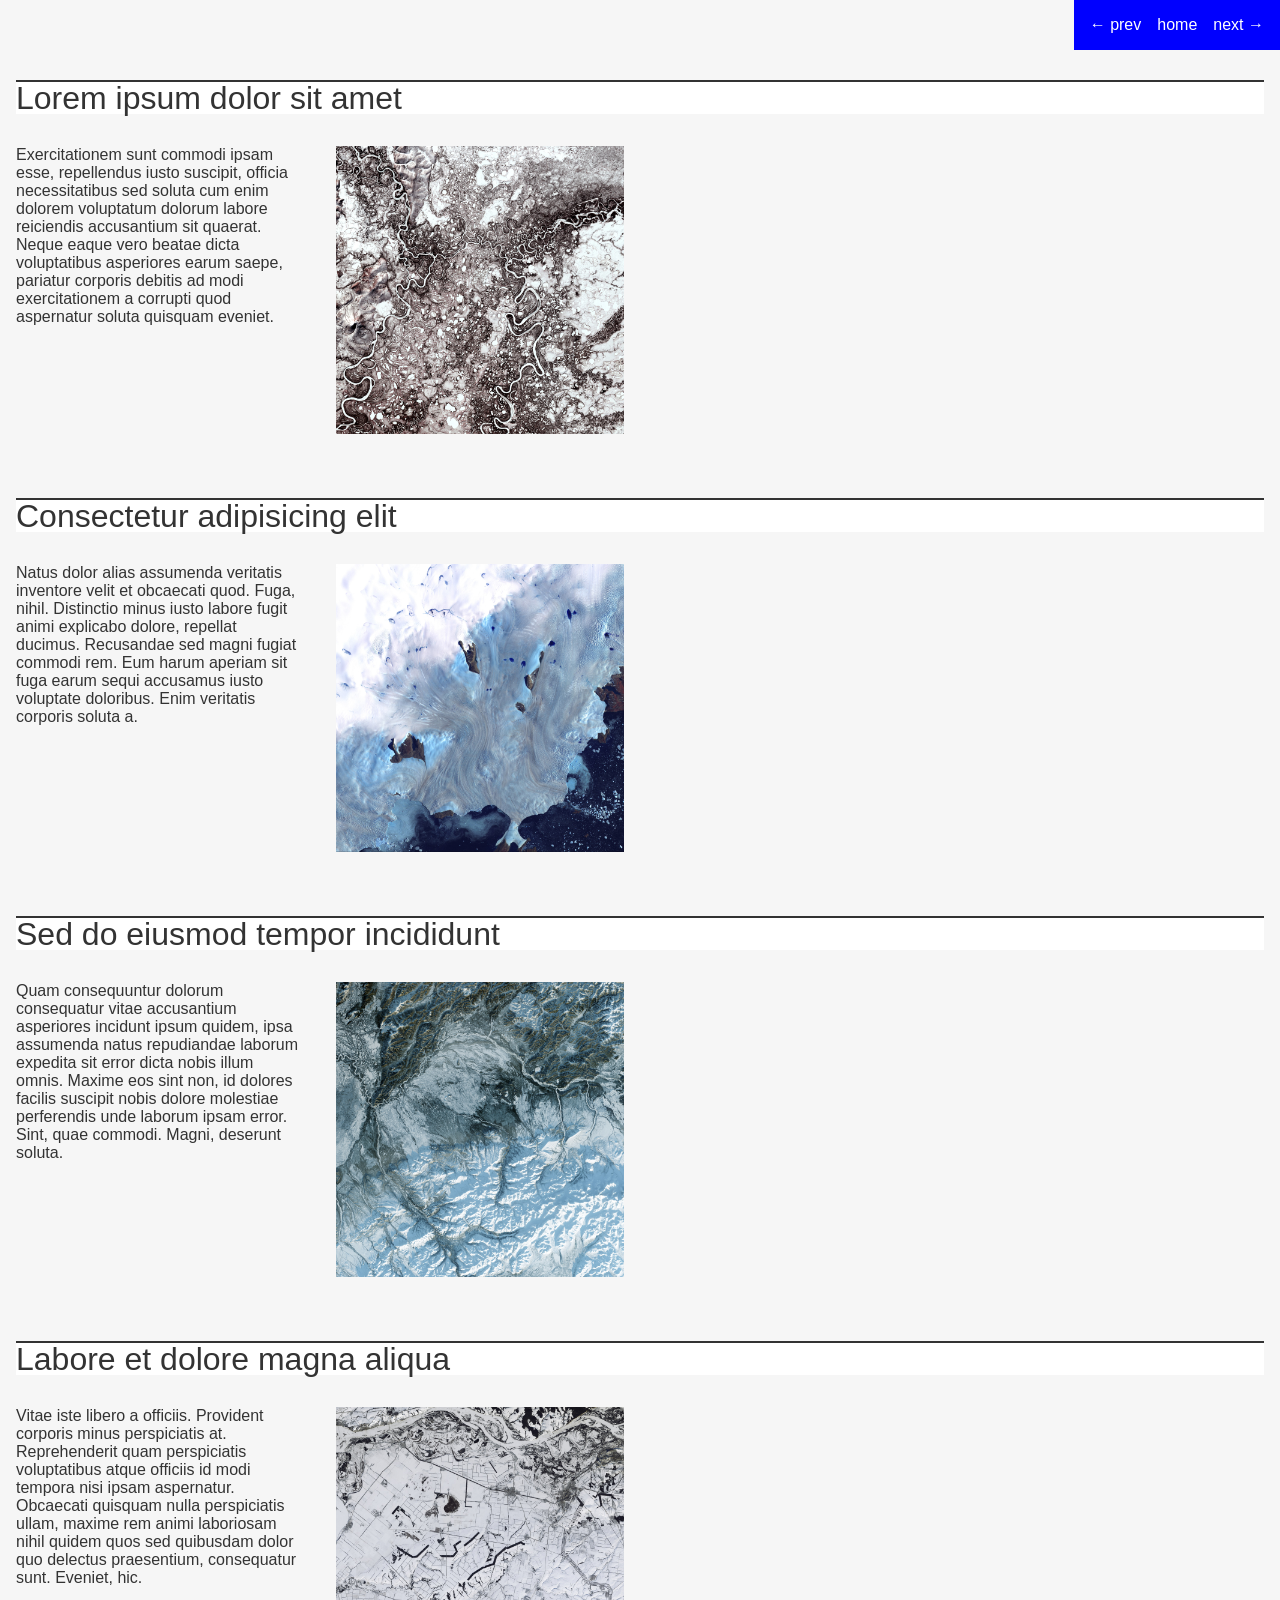
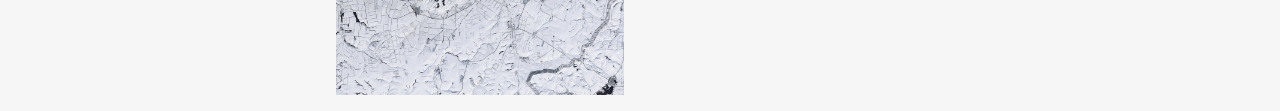
<file: layout-05-portfolio.html>
<!DOCTYPE html>
<html lang="en" dir="ltr">
	<head>
		<meta charset="utf-8">
		<meta name="viewport" content="width=device-width, initial-scale=1.0">
		<title>template / example</title>

		<link rel="stylesheet" href="rsrc/style.css"> <!-- design, thème général -->
		<style media="screen">

			/* Fonction essentielle */

			section {
				display: flex;
				gap: 2rem;
				flex-wrap: wrap;
			}
			
			h3 { 
				flex: 0 0 100%; 
				/* width: 100%; */
			}

			img{
				order: 3;
			}



			/*	-	-	-	-	-	-	-	-	-	-	-	-	-	-		-	-	-	-*/


			/* Style visuel et autres détails */

			section {
				border-top: 2px solid;
				margin-top: 4rem;
			}

			h3{
				background-color: #FFF;
			}

			img {
				max-width: 18rem;
			}

			p { 
				max-width: 18rem;
			}
			

				/* habillage visuel et autres détails accessoires pour cette variation */

		</style>

	</head>
	<body>

		<section>
			<h3>Lorem ipsum dolor sit amet</h3>
			<img src="rsrc/img1.jpg">
			<p>Exercitationem sunt commodi ipsam esse, repellendus iusto suscipit, officia necessitatibus sed soluta cum enim dolorem voluptatum dolorum labore reiciendis accusantium sit quaerat. Neque eaque vero beatae dicta voluptatibus asperiores earum saepe, pariatur corporis debitis ad modi exercitationem a corrupti quod aspernatur soluta quisquam eveniet.</p>
		</section>

		<section>
			<h3>Consectetur adipisicing elit</h3>
			<img src="rsrc/img2.jpg">
			<p>Natus dolor alias assumenda veritatis inventore velit et obcaecati quod. Fuga, nihil. Distinctio minus iusto labore fugit animi explicabo dolore, repellat ducimus. Recusandae sed magni fugiat commodi rem. Eum harum aperiam sit fuga earum sequi accusamus iusto voluptate doloribus. Enim veritatis corporis soluta a.</p>
		</section>

		<section>
			<h3>Sed do eiusmod tempor incididunt</h3>
			<img src="rsrc/img3.jpg">
			<p>Quam consequuntur dolorum consequatur vitae accusantium asperiores incidunt ipsum quidem, ipsa assumenda natus repudiandae laborum expedita sit error dicta nobis illum omnis. Maxime eos sint non, id dolores facilis suscipit nobis dolore molestiae perferendis unde laborum ipsam error. Sint, quae commodi. Magni, deserunt soluta.</p>
		</section>

		<section>
			<h3>Labore et dolore magna aliqua</h3>
			<img src="rsrc/img4.jpg">
			<p>Vitae iste libero a officiis. Provident corporis minus perspiciatis at. Reprehenderit quam perspiciatis voluptatibus atque officiis id modi tempora nisi ipsam aspernatur. Obcaecati quisquam nulla perspiciatis ullam, maxime rem animi laboriosam nihil quidem quos sed quibusdam dolor quo delectus praesentium, consequatur sunt. Eveniet, hic.</p>
		</section>

			<nav id="siteNav">
				<a href="layout-">prev</a>
				<a href="index.html">home</a>
				<a href="layout-">next</a>
			</nav>
	</body>
</html>
</file>
<file: rsrc/style.css>
/*	-	-	-	-	-	-	-	-	-	-	*/
/* Style visuel global pour le projet */


/* Import */
@import url('https://rsms.me/inter/inter.css');




/* Reset */
* { box-sizing: border-box; margin:0; }
img { max-width: 100%; display: block; object-fit: cover; }




/* Typo */

body { font-family: InterVariable, sans-serif; }

h3{
	font-size: 2rem;
	line-height: 100%;
	font-weight: 200;
}




/* Couleur */

html {
	color: #333;
	background-color: #F6F6F6;
}




/* Géometrie & Mise en page */

body{
	padding: 1rem;
}



/* Navigation */
#siteNav{
	position: fixed;
	top:0;
	right:0;
	background: blue;
	color: #FFF;
	padding: 1rem;
	display: flex;
	gap: 1rem;
}
#siteNav a {
	color: inherit;
	text-decoration: none;
}

#siteNav a:first-child:before { content: "← "; }

#siteNav a:last-child:after{ content: " →"; }

#siteNav a:hover{
	text-decoration: underline;
	text-shadow: 0 0 0.5em #FFF;
}
</file>
